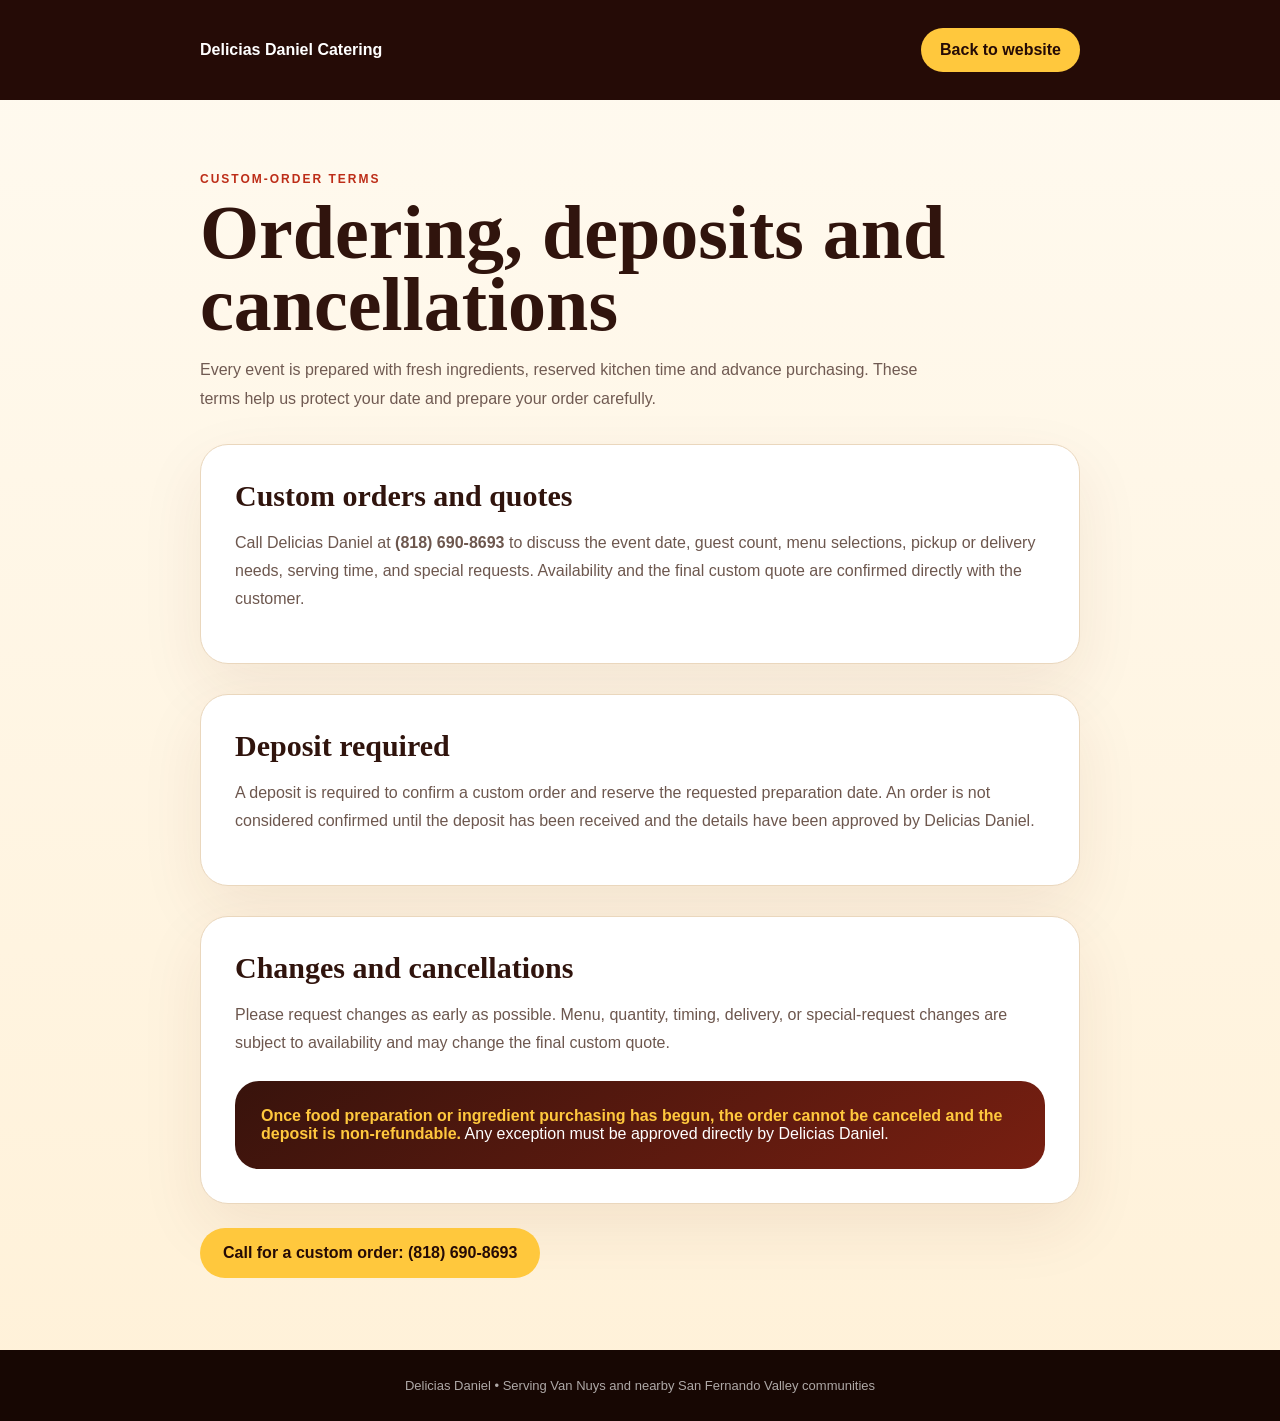
<file: ordering-policy.html>
<!doctype html>
<html lang="en">
<head>
  <meta charset="utf-8">
  <meta name="viewport" content="width=device-width,initial-scale=1">
  <title>Ordering Policy | Delicias Daniel Catering</title>
  <meta name="description" content="Review the custom-order, deposit, changes and cancellation policy for Delicias Daniel Catering in Van Nuys and the San Fernando Valley.">
  <link rel="canonical" href="https://deliciasdaniel.com/ordering-policy.html">
  <style>
    :root{--dark:#250b06;--red:#bd2d18;--gold:#ffc83d;--cream:#fff7e8;--ink:#30140d}
    *{box-sizing:border-box}body{margin:0;background:linear-gradient(180deg,#fffaf0,#fff1d8);color:var(--ink);font-family:Arial,sans-serif}.wrap{width:min(880px,calc(100% - 36px));margin:auto}header{padding:28px 0;background:var(--dark);color:white}header .wrap{display:flex;align-items:center;justify-content:space-between;gap:20px}header a{color:var(--dark);background:var(--gold);padding:13px 19px;border-radius:999px;font-weight:900;text-decoration:none}main{padding:72px 0}.eyebrow{color:var(--red);font-size:12px;font-weight:900;letter-spacing:2px;text-transform:uppercase}h1{margin:10px 0 16px;font-family:Georgia,serif;font-size:clamp(44px,8vw,76px);line-height:.95}.lead{max-width:720px;color:#705a52;line-height:1.8}.card{margin-top:30px;padding:34px;background:#fff;border:1px solid #ead7bd;border-radius:28px;box-shadow:0 24px 65px #6b2c1014}.card h2{font-family:Georgia,serif;font-size:30px;margin:0 0 12px}.card p{color:#6d574e;line-height:1.75}.notice{margin-top:24px;padding:26px;color:white;background:linear-gradient(145deg,#38130c,#781f11);border-radius:24px}.notice strong{color:var(--gold)}.cta{display:inline-flex;margin-top:24px;padding:16px 23px;border-radius:999px;background:var(--gold);color:var(--dark);font-weight:900;text-decoration:none}footer{padding:28px 0;color:#ffffffa6;background:#170703;text-align:center;font-size:13px}
  </style>
</head>
<body>
<header><div class="wrap"><strong>Delicias Daniel Catering</strong><a href="/">Back to website</a></div></header>
<main><div class="wrap">
  <div class="eyebrow">Custom-order terms</div>
  <h1>Ordering, deposits and cancellations</h1>
  <p class="lead">Every event is prepared with fresh ingredients, reserved kitchen time and advance purchasing. These terms help us protect your date and prepare your order carefully.</p>

  <section class="card">
    <h2>Custom orders and quotes</h2>
    <p>Call Delicias Daniel at <strong>(818) 690-8693</strong> to discuss the event date, guest count, menu selections, pickup or delivery needs, serving time, and special requests. Availability and the final custom quote are confirmed directly with the customer.</p>
  </section>

  <section class="card">
    <h2>Deposit required</h2>
    <p>A deposit is required to confirm a custom order and reserve the requested preparation date. An order is not considered confirmed until the deposit has been received and the details have been approved by Delicias Daniel.</p>
  </section>

  <section class="card">
    <h2>Changes and cancellations</h2>
    <p>Please request changes as early as possible. Menu, quantity, timing, delivery, or special-request changes are subject to availability and may change the final custom quote.</p>
    <div class="notice"><strong>Once food preparation or ingredient purchasing has begun, the order cannot be canceled and the deposit is non-refundable.</strong> Any exception must be approved directly by Delicias Daniel.</div>
  </section>

  <a class="cta" href="tel:+18186908693">Call for a custom order: (818) 690-8693</a>
</div></main>
<footer>Delicias Daniel • Serving Van Nuys and nearby San Fernando Valley communities</footer>
</body>
</html>
</file>
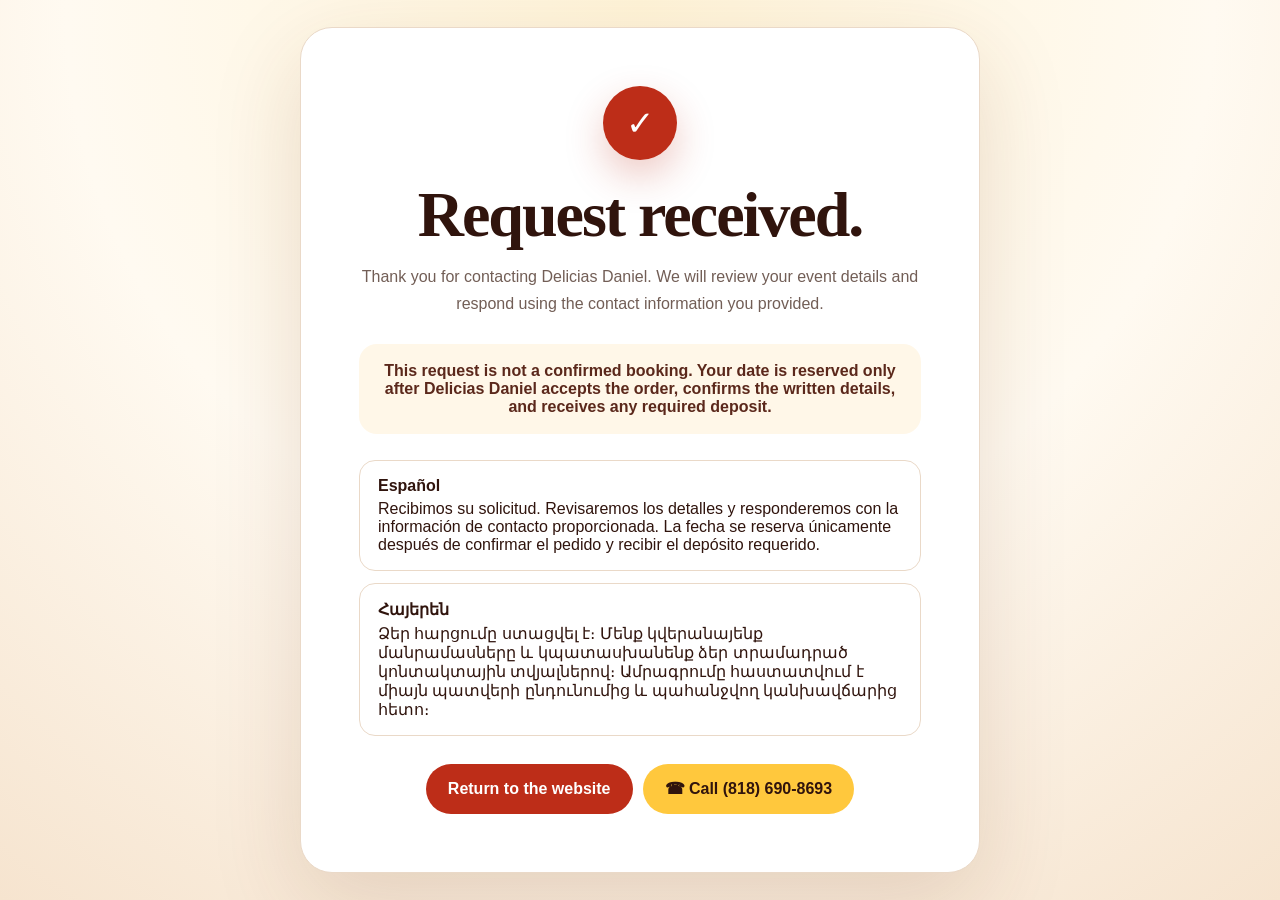
<file: thank-you.html>
<!doctype html>
<html lang="en">
<head>
  <meta charset="utf-8">
  <meta name="viewport" content="width=device-width,initial-scale=1">
  <meta name="robots" content="noindex">
  <meta name="theme-color" content="#250b06">
  <title>Request Received | Delicias Daniel</title>
  <style>
    :root{--red:#bd2d18;--dark:#250b06;--gold:#ffc83d;--cream:#fff7e8;--ink:#30140d}
    *{box-sizing:border-box}body{min-height:100vh;margin:0;display:grid;place-items:center;padding:24px;color:var(--ink);background:radial-gradient(circle at top,#fff4d8,#fffaf1 52%,#f6e4cf);font-family:Arial,sans-serif}
    main{width:min(680px,100%);padding:clamp(28px,6vw,58px);text-align:center;background:#fff;border:1px solid #ead9c8;border-radius:32px;box-shadow:0 30px 90px #6b2c1026}
    .check{display:grid;width:74px;height:74px;margin:0 auto 24px;place-items:center;color:#fff;background:var(--red);border-radius:50%;font-size:34px;box-shadow:0 16px 38px #bd2d1840}
    h1{margin:0;font:700 clamp(38px,8vw,64px)/.98 Georgia,serif;letter-spacing:-2px}p{color:#725e56;line-height:1.7}
    .notice{margin:26px 0;padding:18px;color:#5b281b;background:var(--cream);border-radius:18px;font-weight:700}
    .translations{display:grid;gap:12px;margin:26px 0;text-align:left}.translations div{padding:16px 18px;border:1px solid #ead9c8;border-radius:16px}.translations strong{display:block;margin-bottom:5px}
    .actions{display:flex;flex-wrap:wrap;justify-content:center;gap:10px;margin-top:28px}.btn{display:inline-flex;min-height:50px;align-items:center;justify-content:center;padding:0 22px;color:#fff;background:var(--red);border-radius:999px;text-decoration:none;font-weight:900}.btn.alt{color:var(--ink);background:var(--gold)}
  </style>
</head>
<body>
  <main>
    <div class="check" aria-hidden="true">✓</div>
    <h1>Request received.</h1>
    <p>Thank you for contacting Delicias Daniel. We will review your event details and respond using the contact information you provided.</p>
    <div class="notice">This request is not a confirmed booking. Your date is reserved only after Delicias Daniel accepts the order, confirms the written details, and receives any required deposit.</div>
    <div class="translations">
      <div><strong>Español</strong>Recibimos su solicitud. Revisaremos los detalles y responderemos con la información de contacto proporcionada. La fecha se reserva únicamente después de confirmar el pedido y recibir el depósito requerido.</div>
      <div><strong>Հայերեն</strong>Ձեր հարցումը ստացվել է։ Մենք կվերանայենք մանրամասները և կպատասխանենք ձեր տրամադրած կոնտակտային տվյալներով։ Ամրագրումը հաստատվում է միայն պատվերի ընդունումից և պահանջվող կանխավճարից հետո։</div>
    </div>
    <div class="actions">
      <a class="btn" href="/">Return to the website</a>
      <a class="btn alt" href="tel:+18186908693">☎ Call (818) 690-8693</a>
    </div>
  </main>
</body>
</html>
</file>
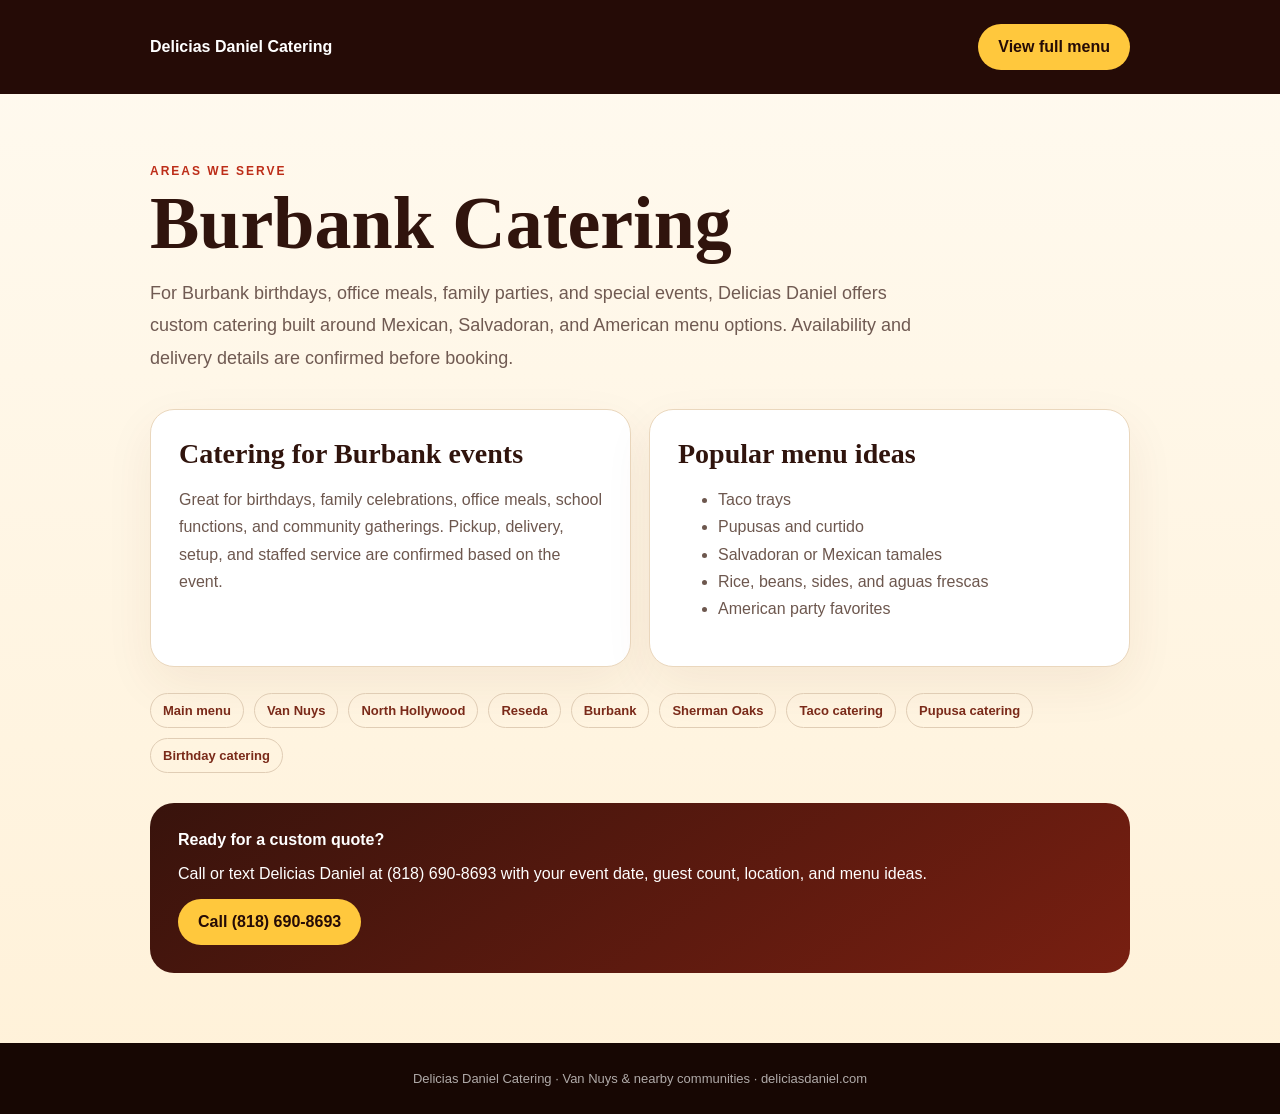
<file: areas/burbank-catering.html>
<!doctype html><html lang="en"><head><meta charset="utf-8"><meta name="viewport" content="width=device-width,initial-scale=1"><title>Burbank Catering | Delicias Daniel Catering</title><meta name="description" content="Custom Mexican, Salvadoran, and American catering for Burbank events. Call Delicias Daniel at (818) 690-8693 for a quote."><link rel="canonical" href="https://deliciasdaniel.com/areas/burbank-catering.html"><style>
:root{--dark:#250b06;--red:#bd2d18;--gold:#ffc83d;--cream:#fff7e8;--ink:#30140d}
*{box-sizing:border-box}body{margin:0;background:linear-gradient(180deg,#fffaf0,#fff1d8);color:var(--ink);font-family:Arial,sans-serif}.wrap{width:min(980px,calc(100% - 36px));margin:auto}header{padding:24px 0;background:var(--dark);color:white}header .wrap{display:flex;justify-content:space-between;align-items:center;gap:20px}header a,.cta{display:inline-flex;align-items:center;justify-content:center;padding:14px 20px;border-radius:999px;background:var(--gold);color:var(--dark);font-weight:900;text-decoration:none}main{padding:70px 0}.eyebrow{color:var(--red);font-size:12px;font-weight:900;letter-spacing:2px;text-transform:uppercase}h1{margin:10px 0 18px;font-family:Georgia,serif;font-size:clamp(42px,8vw,74px);line-height:.96}.lead{max-width:780px;color:#705a52;line-height:1.8;font-size:18px}.grid{display:grid;grid-template-columns:repeat(2,1fr);gap:18px;margin-top:35px}.card{padding:28px;background:white;border:1px solid #ead7bd;border-radius:24px;box-shadow:0 18px 50px #6b2c1011}.card h2{margin:0 0 10px;font-family:Georgia,serif;font-size:28px}.card p,.card li{color:#6d574e;line-height:1.7}.links{display:flex;flex-wrap:wrap;gap:10px;margin-top:26px}.links a{padding:9px 12px;border:1px solid #e0cdb5;border-radius:999px;color:#7a2a19;text-decoration:none;font-weight:800;font-size:13px}.notice{margin-top:30px;padding:28px;border-radius:24px;color:white;background:linear-gradient(145deg,#38130c,#781f11)}footer{padding:28px 0;color:#ffffffa8;background:#170703;text-align:center;font-size:13px}@media(max-width:700px){.grid{grid-template-columns:1fr}header .wrap{align-items:flex-start;flex-direction:column}}
</style></head><body><header><div class="wrap"><strong>Delicias Daniel Catering</strong><a href="/">View full menu</a></div></header><main><div class="wrap"><div class="eyebrow">Areas we serve</div><h1>Burbank Catering</h1><p class="lead">For Burbank birthdays, office meals, family parties, and special events, Delicias Daniel offers custom catering built around Mexican, Salvadoran, and American menu options. Availability and delivery details are confirmed before booking.</p><div class="grid"><section class="card"><h2>Catering for Burbank events</h2><p>Great for birthdays, family celebrations, office meals, school functions, and community gatherings. Pickup, delivery, setup, and staffed service are confirmed based on the event.</p></section><section class="card"><h2>Popular menu ideas</h2><ul><li>Taco trays</li><li>Pupusas and curtido</li><li>Salvadoran or Mexican tamales</li><li>Rice, beans, sides, and aguas frescas</li><li>American party favorites</li></ul></section></div><div class="links"><a href="/">Main menu</a><a href="/areas/van-nuys-catering.html">Van Nuys</a><a href="/areas/north-hollywood-catering.html">North Hollywood</a><a href="/areas/reseda-catering.html">Reseda</a><a href="/areas/burbank-catering.html">Burbank</a><a href="/areas/sherman-oaks-catering.html">Sherman Oaks</a><a href="/services/taco-catering.html">Taco catering</a><a href="/services/pupusa-catering.html">Pupusa catering</a><a href="/services/birthday-catering.html">Birthday catering</a></div><div class="notice"><strong>Ready for a custom quote?</strong><p>Call or text Delicias Daniel at (818) 690-8693 with your event date, guest count, location, and menu ideas.</p><a class="cta" href="tel:+18186908693">Call (818) 690-8693</a></div></div></main><footer>Delicias Daniel Catering · Van Nuys & nearby communities · deliciasdaniel.com</footer></body></html>
</file>
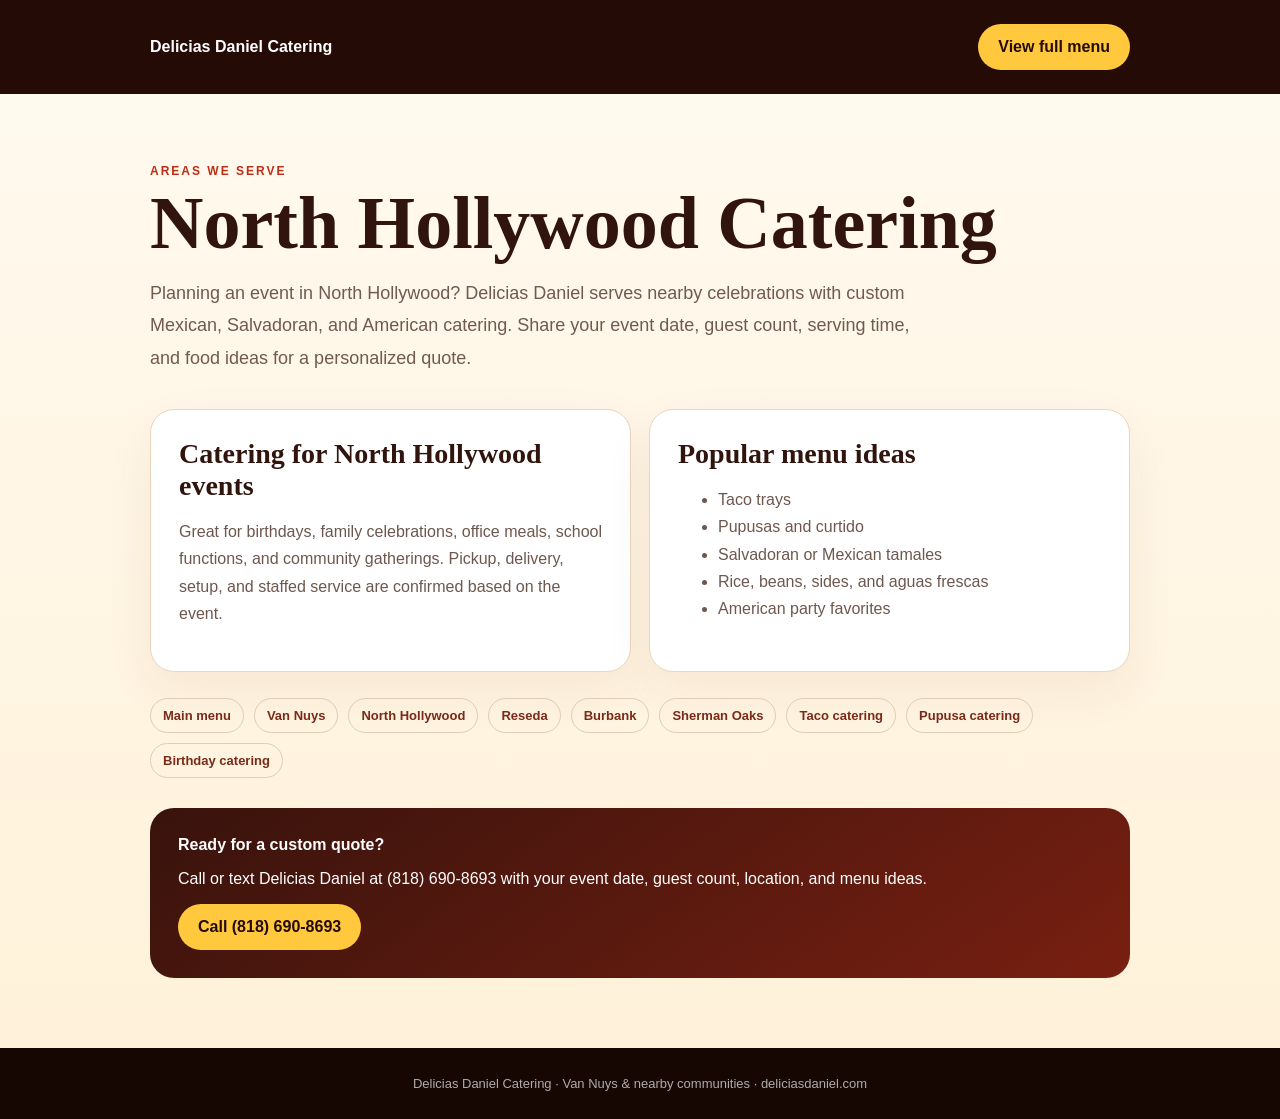
<file: areas/north-hollywood-catering.html>
<!doctype html><html lang="en"><head><meta charset="utf-8"><meta name="viewport" content="width=device-width,initial-scale=1"><title>North Hollywood Catering | Delicias Daniel Catering</title><meta name="description" content="Custom Mexican, Salvadoran, and American catering for North Hollywood events. Call Delicias Daniel at (818) 690-8693 for a quote."><link rel="canonical" href="https://deliciasdaniel.com/areas/north-hollywood-catering.html"><style>
:root{--dark:#250b06;--red:#bd2d18;--gold:#ffc83d;--cream:#fff7e8;--ink:#30140d}
*{box-sizing:border-box}body{margin:0;background:linear-gradient(180deg,#fffaf0,#fff1d8);color:var(--ink);font-family:Arial,sans-serif}.wrap{width:min(980px,calc(100% - 36px));margin:auto}header{padding:24px 0;background:var(--dark);color:white}header .wrap{display:flex;justify-content:space-between;align-items:center;gap:20px}header a,.cta{display:inline-flex;align-items:center;justify-content:center;padding:14px 20px;border-radius:999px;background:var(--gold);color:var(--dark);font-weight:900;text-decoration:none}main{padding:70px 0}.eyebrow{color:var(--red);font-size:12px;font-weight:900;letter-spacing:2px;text-transform:uppercase}h1{margin:10px 0 18px;font-family:Georgia,serif;font-size:clamp(42px,8vw,74px);line-height:.96}.lead{max-width:780px;color:#705a52;line-height:1.8;font-size:18px}.grid{display:grid;grid-template-columns:repeat(2,1fr);gap:18px;margin-top:35px}.card{padding:28px;background:white;border:1px solid #ead7bd;border-radius:24px;box-shadow:0 18px 50px #6b2c1011}.card h2{margin:0 0 10px;font-family:Georgia,serif;font-size:28px}.card p,.card li{color:#6d574e;line-height:1.7}.links{display:flex;flex-wrap:wrap;gap:10px;margin-top:26px}.links a{padding:9px 12px;border:1px solid #e0cdb5;border-radius:999px;color:#7a2a19;text-decoration:none;font-weight:800;font-size:13px}.notice{margin-top:30px;padding:28px;border-radius:24px;color:white;background:linear-gradient(145deg,#38130c,#781f11)}footer{padding:28px 0;color:#ffffffa8;background:#170703;text-align:center;font-size:13px}@media(max-width:700px){.grid{grid-template-columns:1fr}header .wrap{align-items:flex-start;flex-direction:column}}
</style></head><body><header><div class="wrap"><strong>Delicias Daniel Catering</strong><a href="/">View full menu</a></div></header><main><div class="wrap"><div class="eyebrow">Areas we serve</div><h1>North Hollywood Catering</h1><p class="lead">Planning an event in North Hollywood? Delicias Daniel serves nearby celebrations with custom Mexican, Salvadoran, and American catering. Share your event date, guest count, serving time, and food ideas for a personalized quote.</p><div class="grid"><section class="card"><h2>Catering for North Hollywood events</h2><p>Great for birthdays, family celebrations, office meals, school functions, and community gatherings. Pickup, delivery, setup, and staffed service are confirmed based on the event.</p></section><section class="card"><h2>Popular menu ideas</h2><ul><li>Taco trays</li><li>Pupusas and curtido</li><li>Salvadoran or Mexican tamales</li><li>Rice, beans, sides, and aguas frescas</li><li>American party favorites</li></ul></section></div><div class="links"><a href="/">Main menu</a><a href="/areas/van-nuys-catering.html">Van Nuys</a><a href="/areas/north-hollywood-catering.html">North Hollywood</a><a href="/areas/reseda-catering.html">Reseda</a><a href="/areas/burbank-catering.html">Burbank</a><a href="/areas/sherman-oaks-catering.html">Sherman Oaks</a><a href="/services/taco-catering.html">Taco catering</a><a href="/services/pupusa-catering.html">Pupusa catering</a><a href="/services/birthday-catering.html">Birthday catering</a></div><div class="notice"><strong>Ready for a custom quote?</strong><p>Call or text Delicias Daniel at (818) 690-8693 with your event date, guest count, location, and menu ideas.</p><a class="cta" href="tel:+18186908693">Call (818) 690-8693</a></div></div></main><footer>Delicias Daniel Catering · Van Nuys & nearby communities · deliciasdaniel.com</footer></body></html>
</file>
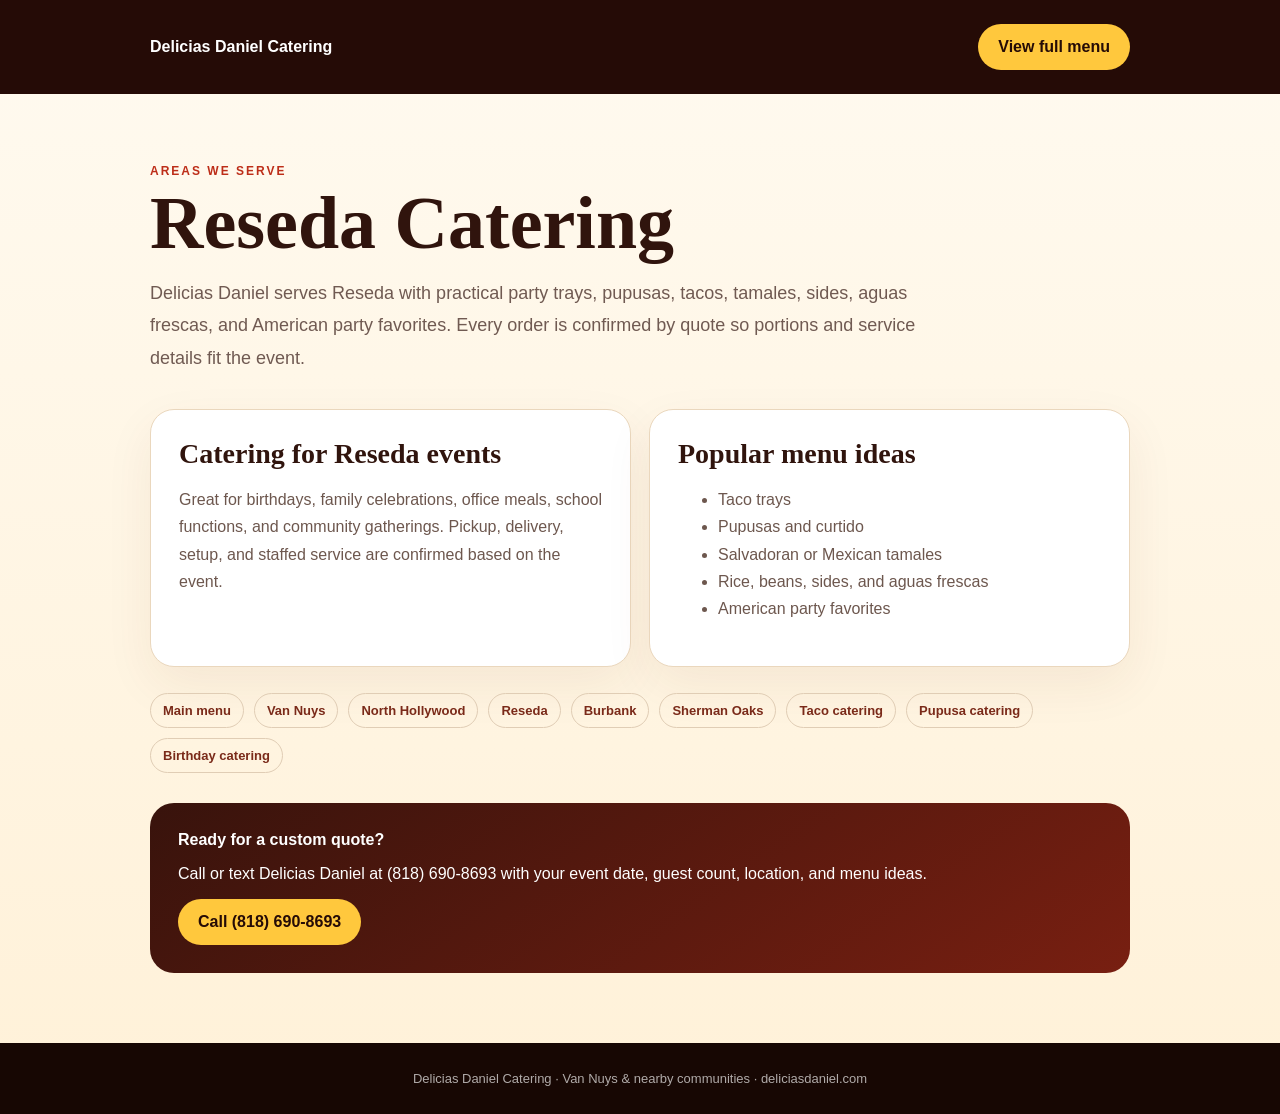
<file: areas/reseda-catering.html>
<!doctype html><html lang="en"><head><meta charset="utf-8"><meta name="viewport" content="width=device-width,initial-scale=1"><title>Reseda Catering | Delicias Daniel Catering</title><meta name="description" content="Custom Mexican, Salvadoran, and American catering for Reseda events. Call Delicias Daniel at (818) 690-8693 for a quote."><link rel="canonical" href="https://deliciasdaniel.com/areas/reseda-catering.html"><style>
:root{--dark:#250b06;--red:#bd2d18;--gold:#ffc83d;--cream:#fff7e8;--ink:#30140d}
*{box-sizing:border-box}body{margin:0;background:linear-gradient(180deg,#fffaf0,#fff1d8);color:var(--ink);font-family:Arial,sans-serif}.wrap{width:min(980px,calc(100% - 36px));margin:auto}header{padding:24px 0;background:var(--dark);color:white}header .wrap{display:flex;justify-content:space-between;align-items:center;gap:20px}header a,.cta{display:inline-flex;align-items:center;justify-content:center;padding:14px 20px;border-radius:999px;background:var(--gold);color:var(--dark);font-weight:900;text-decoration:none}main{padding:70px 0}.eyebrow{color:var(--red);font-size:12px;font-weight:900;letter-spacing:2px;text-transform:uppercase}h1{margin:10px 0 18px;font-family:Georgia,serif;font-size:clamp(42px,8vw,74px);line-height:.96}.lead{max-width:780px;color:#705a52;line-height:1.8;font-size:18px}.grid{display:grid;grid-template-columns:repeat(2,1fr);gap:18px;margin-top:35px}.card{padding:28px;background:white;border:1px solid #ead7bd;border-radius:24px;box-shadow:0 18px 50px #6b2c1011}.card h2{margin:0 0 10px;font-family:Georgia,serif;font-size:28px}.card p,.card li{color:#6d574e;line-height:1.7}.links{display:flex;flex-wrap:wrap;gap:10px;margin-top:26px}.links a{padding:9px 12px;border:1px solid #e0cdb5;border-radius:999px;color:#7a2a19;text-decoration:none;font-weight:800;font-size:13px}.notice{margin-top:30px;padding:28px;border-radius:24px;color:white;background:linear-gradient(145deg,#38130c,#781f11)}footer{padding:28px 0;color:#ffffffa8;background:#170703;text-align:center;font-size:13px}@media(max-width:700px){.grid{grid-template-columns:1fr}header .wrap{align-items:flex-start;flex-direction:column}}
</style></head><body><header><div class="wrap"><strong>Delicias Daniel Catering</strong><a href="/">View full menu</a></div></header><main><div class="wrap"><div class="eyebrow">Areas we serve</div><h1>Reseda Catering</h1><p class="lead">Delicias Daniel serves Reseda with practical party trays, pupusas, tacos, tamales, sides, aguas frescas, and American party favorites. Every order is confirmed by quote so portions and service details fit the event.</p><div class="grid"><section class="card"><h2>Catering for Reseda events</h2><p>Great for birthdays, family celebrations, office meals, school functions, and community gatherings. Pickup, delivery, setup, and staffed service are confirmed based on the event.</p></section><section class="card"><h2>Popular menu ideas</h2><ul><li>Taco trays</li><li>Pupusas and curtido</li><li>Salvadoran or Mexican tamales</li><li>Rice, beans, sides, and aguas frescas</li><li>American party favorites</li></ul></section></div><div class="links"><a href="/">Main menu</a><a href="/areas/van-nuys-catering.html">Van Nuys</a><a href="/areas/north-hollywood-catering.html">North Hollywood</a><a href="/areas/reseda-catering.html">Reseda</a><a href="/areas/burbank-catering.html">Burbank</a><a href="/areas/sherman-oaks-catering.html">Sherman Oaks</a><a href="/services/taco-catering.html">Taco catering</a><a href="/services/pupusa-catering.html">Pupusa catering</a><a href="/services/birthday-catering.html">Birthday catering</a></div><div class="notice"><strong>Ready for a custom quote?</strong><p>Call or text Delicias Daniel at (818) 690-8693 with your event date, guest count, location, and menu ideas.</p><a class="cta" href="tel:+18186908693">Call (818) 690-8693</a></div></div></main><footer>Delicias Daniel Catering · Van Nuys & nearby communities · deliciasdaniel.com</footer></body></html>
</file>
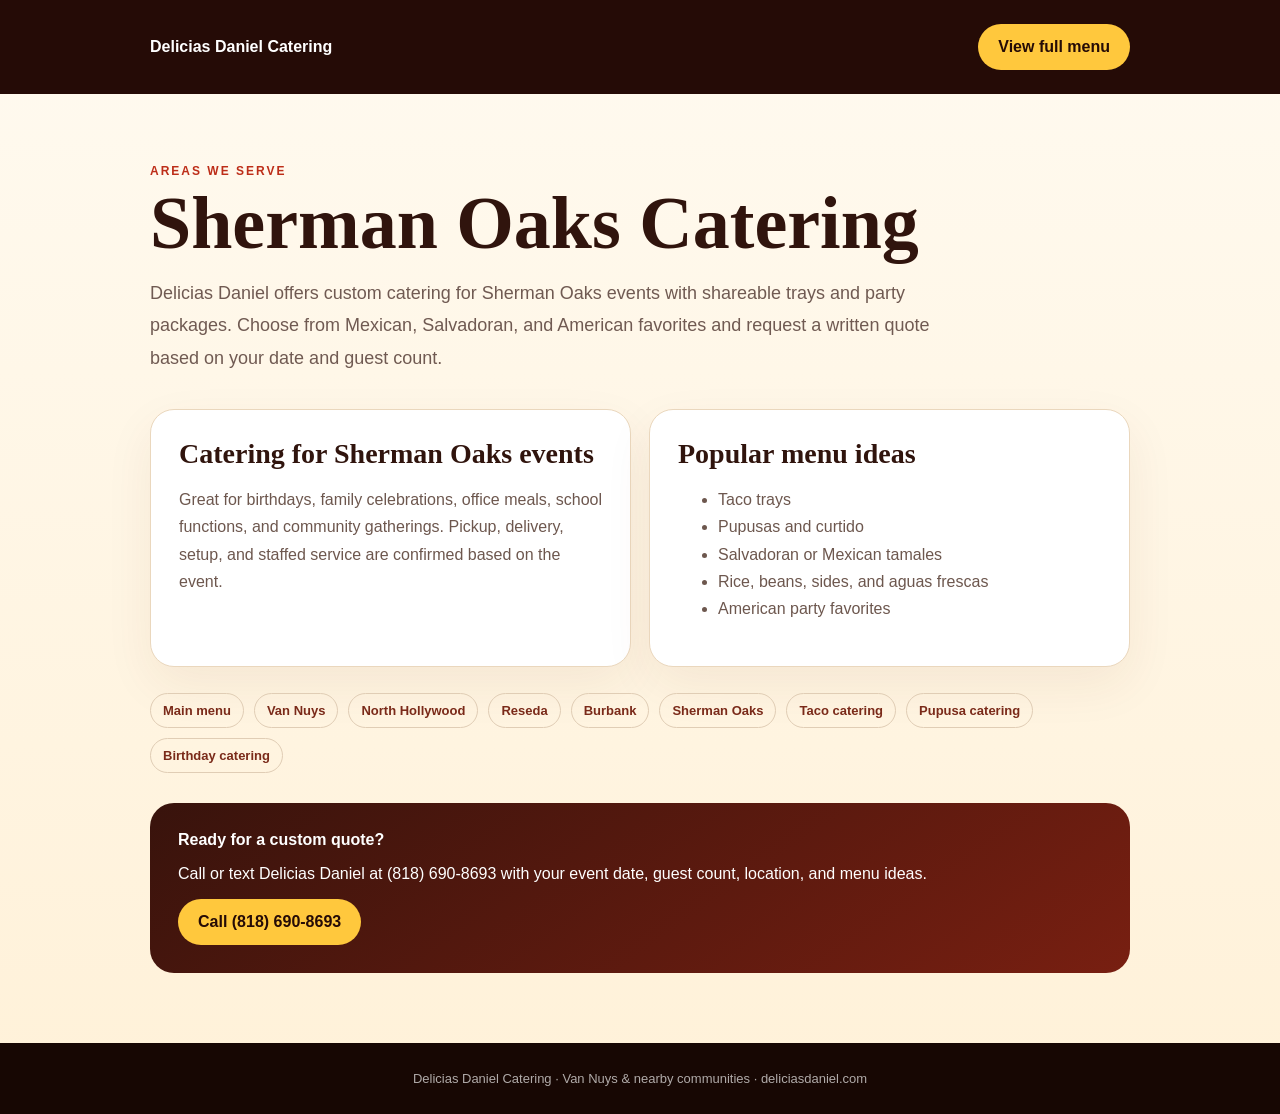
<file: areas/sherman-oaks-catering.html>
<!doctype html><html lang="en"><head><meta charset="utf-8"><meta name="viewport" content="width=device-width,initial-scale=1"><title>Sherman Oaks Catering | Delicias Daniel Catering</title><meta name="description" content="Custom Mexican, Salvadoran, and American catering for Sherman Oaks events. Call Delicias Daniel at (818) 690-8693 for a quote."><link rel="canonical" href="https://deliciasdaniel.com/areas/sherman-oaks-catering.html"><style>
:root{--dark:#250b06;--red:#bd2d18;--gold:#ffc83d;--cream:#fff7e8;--ink:#30140d}
*{box-sizing:border-box}body{margin:0;background:linear-gradient(180deg,#fffaf0,#fff1d8);color:var(--ink);font-family:Arial,sans-serif}.wrap{width:min(980px,calc(100% - 36px));margin:auto}header{padding:24px 0;background:var(--dark);color:white}header .wrap{display:flex;justify-content:space-between;align-items:center;gap:20px}header a,.cta{display:inline-flex;align-items:center;justify-content:center;padding:14px 20px;border-radius:999px;background:var(--gold);color:var(--dark);font-weight:900;text-decoration:none}main{padding:70px 0}.eyebrow{color:var(--red);font-size:12px;font-weight:900;letter-spacing:2px;text-transform:uppercase}h1{margin:10px 0 18px;font-family:Georgia,serif;font-size:clamp(42px,8vw,74px);line-height:.96}.lead{max-width:780px;color:#705a52;line-height:1.8;font-size:18px}.grid{display:grid;grid-template-columns:repeat(2,1fr);gap:18px;margin-top:35px}.card{padding:28px;background:white;border:1px solid #ead7bd;border-radius:24px;box-shadow:0 18px 50px #6b2c1011}.card h2{margin:0 0 10px;font-family:Georgia,serif;font-size:28px}.card p,.card li{color:#6d574e;line-height:1.7}.links{display:flex;flex-wrap:wrap;gap:10px;margin-top:26px}.links a{padding:9px 12px;border:1px solid #e0cdb5;border-radius:999px;color:#7a2a19;text-decoration:none;font-weight:800;font-size:13px}.notice{margin-top:30px;padding:28px;border-radius:24px;color:white;background:linear-gradient(145deg,#38130c,#781f11)}footer{padding:28px 0;color:#ffffffa8;background:#170703;text-align:center;font-size:13px}@media(max-width:700px){.grid{grid-template-columns:1fr}header .wrap{align-items:flex-start;flex-direction:column}}
</style></head><body><header><div class="wrap"><strong>Delicias Daniel Catering</strong><a href="/">View full menu</a></div></header><main><div class="wrap"><div class="eyebrow">Areas we serve</div><h1>Sherman Oaks Catering</h1><p class="lead">Delicias Daniel offers custom catering for Sherman Oaks events with shareable trays and party packages. Choose from Mexican, Salvadoran, and American favorites and request a written quote based on your date and guest count.</p><div class="grid"><section class="card"><h2>Catering for Sherman Oaks events</h2><p>Great for birthdays, family celebrations, office meals, school functions, and community gatherings. Pickup, delivery, setup, and staffed service are confirmed based on the event.</p></section><section class="card"><h2>Popular menu ideas</h2><ul><li>Taco trays</li><li>Pupusas and curtido</li><li>Salvadoran or Mexican tamales</li><li>Rice, beans, sides, and aguas frescas</li><li>American party favorites</li></ul></section></div><div class="links"><a href="/">Main menu</a><a href="/areas/van-nuys-catering.html">Van Nuys</a><a href="/areas/north-hollywood-catering.html">North Hollywood</a><a href="/areas/reseda-catering.html">Reseda</a><a href="/areas/burbank-catering.html">Burbank</a><a href="/areas/sherman-oaks-catering.html">Sherman Oaks</a><a href="/services/taco-catering.html">Taco catering</a><a href="/services/pupusa-catering.html">Pupusa catering</a><a href="/services/birthday-catering.html">Birthday catering</a></div><div class="notice"><strong>Ready for a custom quote?</strong><p>Call or text Delicias Daniel at (818) 690-8693 with your event date, guest count, location, and menu ideas.</p><a class="cta" href="tel:+18186908693">Call (818) 690-8693</a></div></div></main><footer>Delicias Daniel Catering · Van Nuys & nearby communities · deliciasdaniel.com</footer></body></html>
</file>
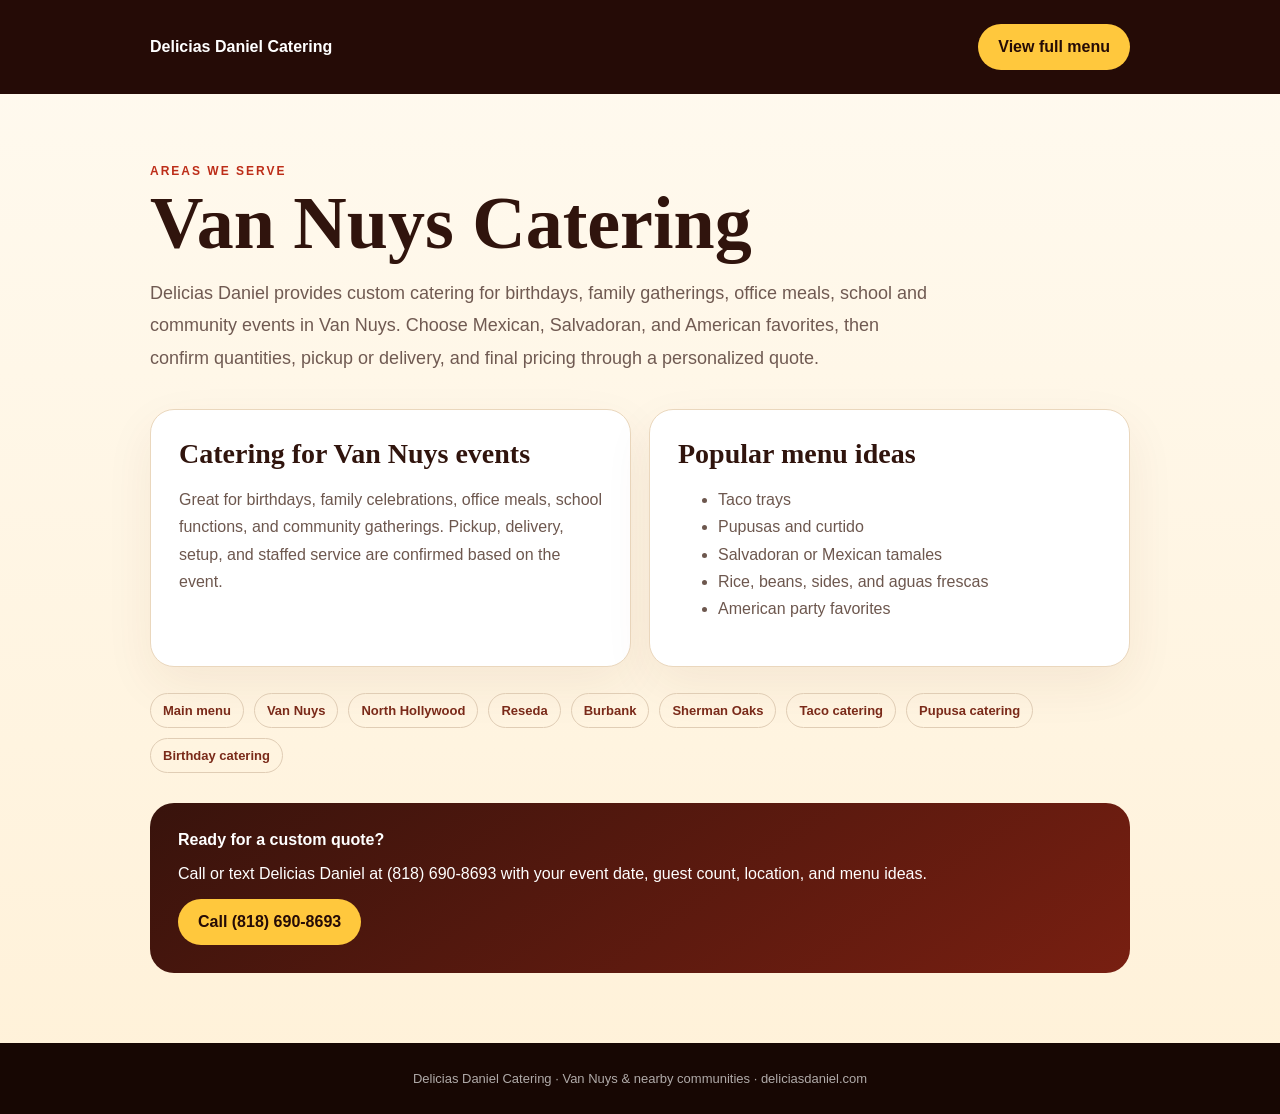
<file: areas/van-nuys-catering.html>
<!doctype html><html lang="en"><head><meta charset="utf-8"><meta name="viewport" content="width=device-width,initial-scale=1"><title>Van Nuys Catering | Delicias Daniel Catering</title><meta name="description" content="Custom Mexican, Salvadoran, and American catering for Van Nuys events. Call Delicias Daniel at (818) 690-8693 for a quote."><link rel="canonical" href="https://deliciasdaniel.com/areas/van-nuys-catering.html"><style>
:root{--dark:#250b06;--red:#bd2d18;--gold:#ffc83d;--cream:#fff7e8;--ink:#30140d}
*{box-sizing:border-box}body{margin:0;background:linear-gradient(180deg,#fffaf0,#fff1d8);color:var(--ink);font-family:Arial,sans-serif}.wrap{width:min(980px,calc(100% - 36px));margin:auto}header{padding:24px 0;background:var(--dark);color:white}header .wrap{display:flex;justify-content:space-between;align-items:center;gap:20px}header a,.cta{display:inline-flex;align-items:center;justify-content:center;padding:14px 20px;border-radius:999px;background:var(--gold);color:var(--dark);font-weight:900;text-decoration:none}main{padding:70px 0}.eyebrow{color:var(--red);font-size:12px;font-weight:900;letter-spacing:2px;text-transform:uppercase}h1{margin:10px 0 18px;font-family:Georgia,serif;font-size:clamp(42px,8vw,74px);line-height:.96}.lead{max-width:780px;color:#705a52;line-height:1.8;font-size:18px}.grid{display:grid;grid-template-columns:repeat(2,1fr);gap:18px;margin-top:35px}.card{padding:28px;background:white;border:1px solid #ead7bd;border-radius:24px;box-shadow:0 18px 50px #6b2c1011}.card h2{margin:0 0 10px;font-family:Georgia,serif;font-size:28px}.card p,.card li{color:#6d574e;line-height:1.7}.links{display:flex;flex-wrap:wrap;gap:10px;margin-top:26px}.links a{padding:9px 12px;border:1px solid #e0cdb5;border-radius:999px;color:#7a2a19;text-decoration:none;font-weight:800;font-size:13px}.notice{margin-top:30px;padding:28px;border-radius:24px;color:white;background:linear-gradient(145deg,#38130c,#781f11)}footer{padding:28px 0;color:#ffffffa8;background:#170703;text-align:center;font-size:13px}@media(max-width:700px){.grid{grid-template-columns:1fr}header .wrap{align-items:flex-start;flex-direction:column}}
</style></head><body><header><div class="wrap"><strong>Delicias Daniel Catering</strong><a href="/">View full menu</a></div></header><main><div class="wrap"><div class="eyebrow">Areas we serve</div><h1>Van Nuys Catering</h1><p class="lead">Delicias Daniel provides custom catering for birthdays, family gatherings, office meals, school and community events in Van Nuys. Choose Mexican, Salvadoran, and American favorites, then confirm quantities, pickup or delivery, and final pricing through a personalized quote.</p><div class="grid"><section class="card"><h2>Catering for Van Nuys events</h2><p>Great for birthdays, family celebrations, office meals, school functions, and community gatherings. Pickup, delivery, setup, and staffed service are confirmed based on the event.</p></section><section class="card"><h2>Popular menu ideas</h2><ul><li>Taco trays</li><li>Pupusas and curtido</li><li>Salvadoran or Mexican tamales</li><li>Rice, beans, sides, and aguas frescas</li><li>American party favorites</li></ul></section></div><div class="links"><a href="/">Main menu</a><a href="/areas/van-nuys-catering.html">Van Nuys</a><a href="/areas/north-hollywood-catering.html">North Hollywood</a><a href="/areas/reseda-catering.html">Reseda</a><a href="/areas/burbank-catering.html">Burbank</a><a href="/areas/sherman-oaks-catering.html">Sherman Oaks</a><a href="/services/taco-catering.html">Taco catering</a><a href="/services/pupusa-catering.html">Pupusa catering</a><a href="/services/birthday-catering.html">Birthday catering</a></div><div class="notice"><strong>Ready for a custom quote?</strong><p>Call or text Delicias Daniel at (818) 690-8693 with your event date, guest count, location, and menu ideas.</p><a class="cta" href="tel:+18186908693">Call (818) 690-8693</a></div></div></main><footer>Delicias Daniel Catering · Van Nuys & nearby communities · deliciasdaniel.com</footer></body></html>
</file>
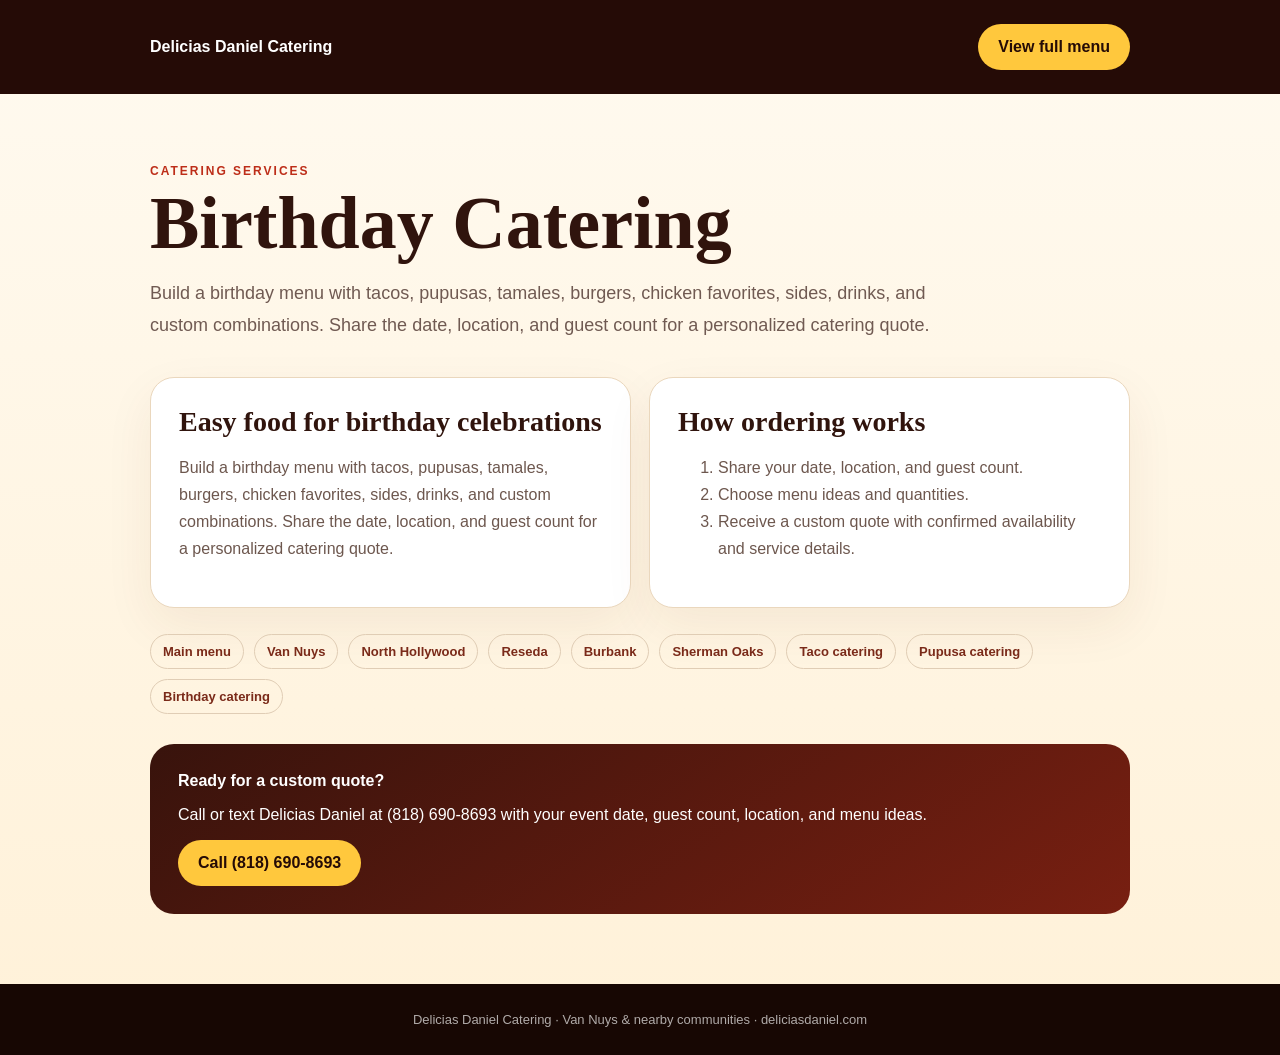
<file: services/birthday-catering.html>
<!doctype html><html lang="en"><head><meta charset="utf-8"><meta name="viewport" content="width=device-width,initial-scale=1"><title>Birthday Catering | Delicias Daniel Catering</title><meta name="description" content="Birthday Catering from Delicias Daniel Catering in Van Nuys and nearby communities. Call (818) 690-8693 for a custom event quote."><link rel="canonical" href="https://deliciasdaniel.com/services/birthday-catering.html"><style>
:root{--dark:#250b06;--red:#bd2d18;--gold:#ffc83d;--cream:#fff7e8;--ink:#30140d}
*{box-sizing:border-box}body{margin:0;background:linear-gradient(180deg,#fffaf0,#fff1d8);color:var(--ink);font-family:Arial,sans-serif}.wrap{width:min(980px,calc(100% - 36px));margin:auto}header{padding:24px 0;background:var(--dark);color:white}header .wrap{display:flex;justify-content:space-between;align-items:center;gap:20px}header a,.cta{display:inline-flex;align-items:center;justify-content:center;padding:14px 20px;border-radius:999px;background:var(--gold);color:var(--dark);font-weight:900;text-decoration:none}main{padding:70px 0}.eyebrow{color:var(--red);font-size:12px;font-weight:900;letter-spacing:2px;text-transform:uppercase}h1{margin:10px 0 18px;font-family:Georgia,serif;font-size:clamp(42px,8vw,74px);line-height:.96}.lead{max-width:780px;color:#705a52;line-height:1.8;font-size:18px}.grid{display:grid;grid-template-columns:repeat(2,1fr);gap:18px;margin-top:35px}.card{padding:28px;background:white;border:1px solid #ead7bd;border-radius:24px;box-shadow:0 18px 50px #6b2c1011}.card h2{margin:0 0 10px;font-family:Georgia,serif;font-size:28px}.card p,.card li{color:#6d574e;line-height:1.7}.links{display:flex;flex-wrap:wrap;gap:10px;margin-top:26px}.links a{padding:9px 12px;border:1px solid #e0cdb5;border-radius:999px;color:#7a2a19;text-decoration:none;font-weight:800;font-size:13px}.notice{margin-top:30px;padding:28px;border-radius:24px;color:white;background:linear-gradient(145deg,#38130c,#781f11)}footer{padding:28px 0;color:#ffffffa8;background:#170703;text-align:center;font-size:13px}@media(max-width:700px){.grid{grid-template-columns:1fr}header .wrap{align-items:flex-start;flex-direction:column}}
</style></head><body><header><div class="wrap"><strong>Delicias Daniel Catering</strong><a href="/">View full menu</a></div></header><main><div class="wrap"><div class="eyebrow">Catering services</div><h1>Birthday Catering</h1><p class="lead">Build a birthday menu with tacos, pupusas, tamales, burgers, chicken favorites, sides, drinks, and custom combinations. Share the date, location, and guest count for a personalized catering quote.</p><div class="grid"><section class="card"><h2>Easy food for birthday celebrations</h2><p>Build a birthday menu with tacos, pupusas, tamales, burgers, chicken favorites, sides, drinks, and custom combinations. Share the date, location, and guest count for a personalized catering quote.</p></section><section class="card"><h2>How ordering works</h2><ol><li>Share your date, location, and guest count.</li><li>Choose menu ideas and quantities.</li><li>Receive a custom quote with confirmed availability and service details.</li></ol></section></div><div class="links"><a href="/">Main menu</a><a href="/areas/van-nuys-catering.html">Van Nuys</a><a href="/areas/north-hollywood-catering.html">North Hollywood</a><a href="/areas/reseda-catering.html">Reseda</a><a href="/areas/burbank-catering.html">Burbank</a><a href="/areas/sherman-oaks-catering.html">Sherman Oaks</a><a href="/services/taco-catering.html">Taco catering</a><a href="/services/pupusa-catering.html">Pupusa catering</a><a href="/services/birthday-catering.html">Birthday catering</a></div><div class="notice"><strong>Ready for a custom quote?</strong><p>Call or text Delicias Daniel at (818) 690-8693 with your event date, guest count, location, and menu ideas.</p><a class="cta" href="tel:+18186908693">Call (818) 690-8693</a></div></div></main><footer>Delicias Daniel Catering · Van Nuys & nearby communities · deliciasdaniel.com</footer></body></html>
</file>
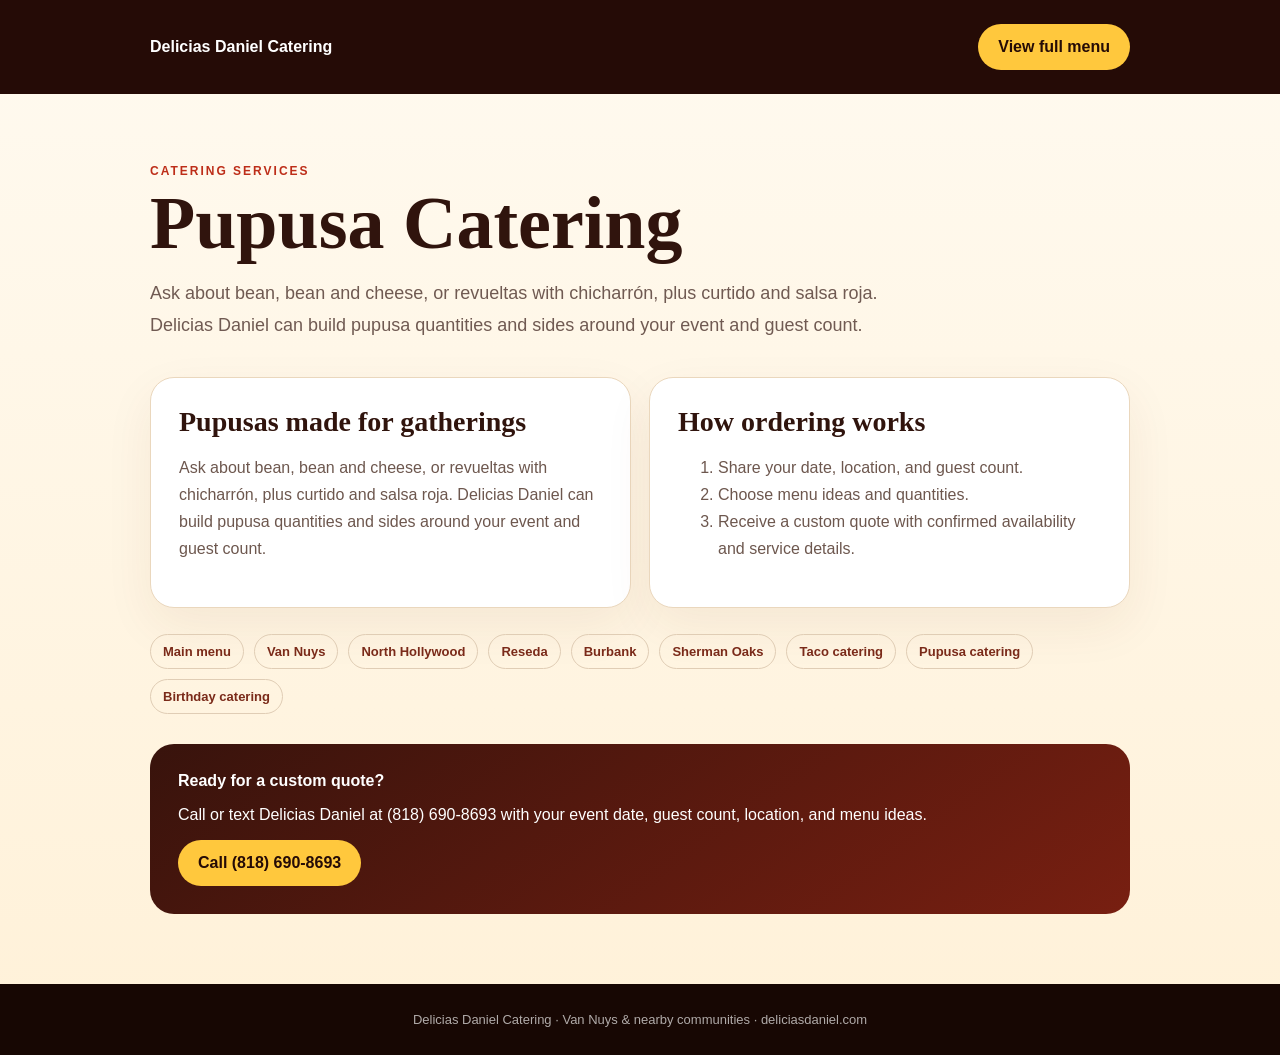
<file: services/pupusa-catering.html>
<!doctype html><html lang="en"><head><meta charset="utf-8"><meta name="viewport" content="width=device-width,initial-scale=1"><title>Pupusa Catering | Delicias Daniel Catering</title><meta name="description" content="Pupusa Catering from Delicias Daniel Catering in Van Nuys and nearby communities. Call (818) 690-8693 for a custom event quote."><link rel="canonical" href="https://deliciasdaniel.com/services/pupusa-catering.html"><style>
:root{--dark:#250b06;--red:#bd2d18;--gold:#ffc83d;--cream:#fff7e8;--ink:#30140d}
*{box-sizing:border-box}body{margin:0;background:linear-gradient(180deg,#fffaf0,#fff1d8);color:var(--ink);font-family:Arial,sans-serif}.wrap{width:min(980px,calc(100% - 36px));margin:auto}header{padding:24px 0;background:var(--dark);color:white}header .wrap{display:flex;justify-content:space-between;align-items:center;gap:20px}header a,.cta{display:inline-flex;align-items:center;justify-content:center;padding:14px 20px;border-radius:999px;background:var(--gold);color:var(--dark);font-weight:900;text-decoration:none}main{padding:70px 0}.eyebrow{color:var(--red);font-size:12px;font-weight:900;letter-spacing:2px;text-transform:uppercase}h1{margin:10px 0 18px;font-family:Georgia,serif;font-size:clamp(42px,8vw,74px);line-height:.96}.lead{max-width:780px;color:#705a52;line-height:1.8;font-size:18px}.grid{display:grid;grid-template-columns:repeat(2,1fr);gap:18px;margin-top:35px}.card{padding:28px;background:white;border:1px solid #ead7bd;border-radius:24px;box-shadow:0 18px 50px #6b2c1011}.card h2{margin:0 0 10px;font-family:Georgia,serif;font-size:28px}.card p,.card li{color:#6d574e;line-height:1.7}.links{display:flex;flex-wrap:wrap;gap:10px;margin-top:26px}.links a{padding:9px 12px;border:1px solid #e0cdb5;border-radius:999px;color:#7a2a19;text-decoration:none;font-weight:800;font-size:13px}.notice{margin-top:30px;padding:28px;border-radius:24px;color:white;background:linear-gradient(145deg,#38130c,#781f11)}footer{padding:28px 0;color:#ffffffa8;background:#170703;text-align:center;font-size:13px}@media(max-width:700px){.grid{grid-template-columns:1fr}header .wrap{align-items:flex-start;flex-direction:column}}
</style></head><body><header><div class="wrap"><strong>Delicias Daniel Catering</strong><a href="/">View full menu</a></div></header><main><div class="wrap"><div class="eyebrow">Catering services</div><h1>Pupusa Catering</h1><p class="lead">Ask about bean, bean and cheese, or revueltas with chicharrón, plus curtido and salsa roja. Delicias Daniel can build pupusa quantities and sides around your event and guest count.</p><div class="grid"><section class="card"><h2>Pupusas made for gatherings</h2><p>Ask about bean, bean and cheese, or revueltas with chicharrón, plus curtido and salsa roja. Delicias Daniel can build pupusa quantities and sides around your event and guest count.</p></section><section class="card"><h2>How ordering works</h2><ol><li>Share your date, location, and guest count.</li><li>Choose menu ideas and quantities.</li><li>Receive a custom quote with confirmed availability and service details.</li></ol></section></div><div class="links"><a href="/">Main menu</a><a href="/areas/van-nuys-catering.html">Van Nuys</a><a href="/areas/north-hollywood-catering.html">North Hollywood</a><a href="/areas/reseda-catering.html">Reseda</a><a href="/areas/burbank-catering.html">Burbank</a><a href="/areas/sherman-oaks-catering.html">Sherman Oaks</a><a href="/services/taco-catering.html">Taco catering</a><a href="/services/pupusa-catering.html">Pupusa catering</a><a href="/services/birthday-catering.html">Birthday catering</a></div><div class="notice"><strong>Ready for a custom quote?</strong><p>Call or text Delicias Daniel at (818) 690-8693 with your event date, guest count, location, and menu ideas.</p><a class="cta" href="tel:+18186908693">Call (818) 690-8693</a></div></div></main><footer>Delicias Daniel Catering · Van Nuys & nearby communities · deliciasdaniel.com</footer></body></html>
</file>
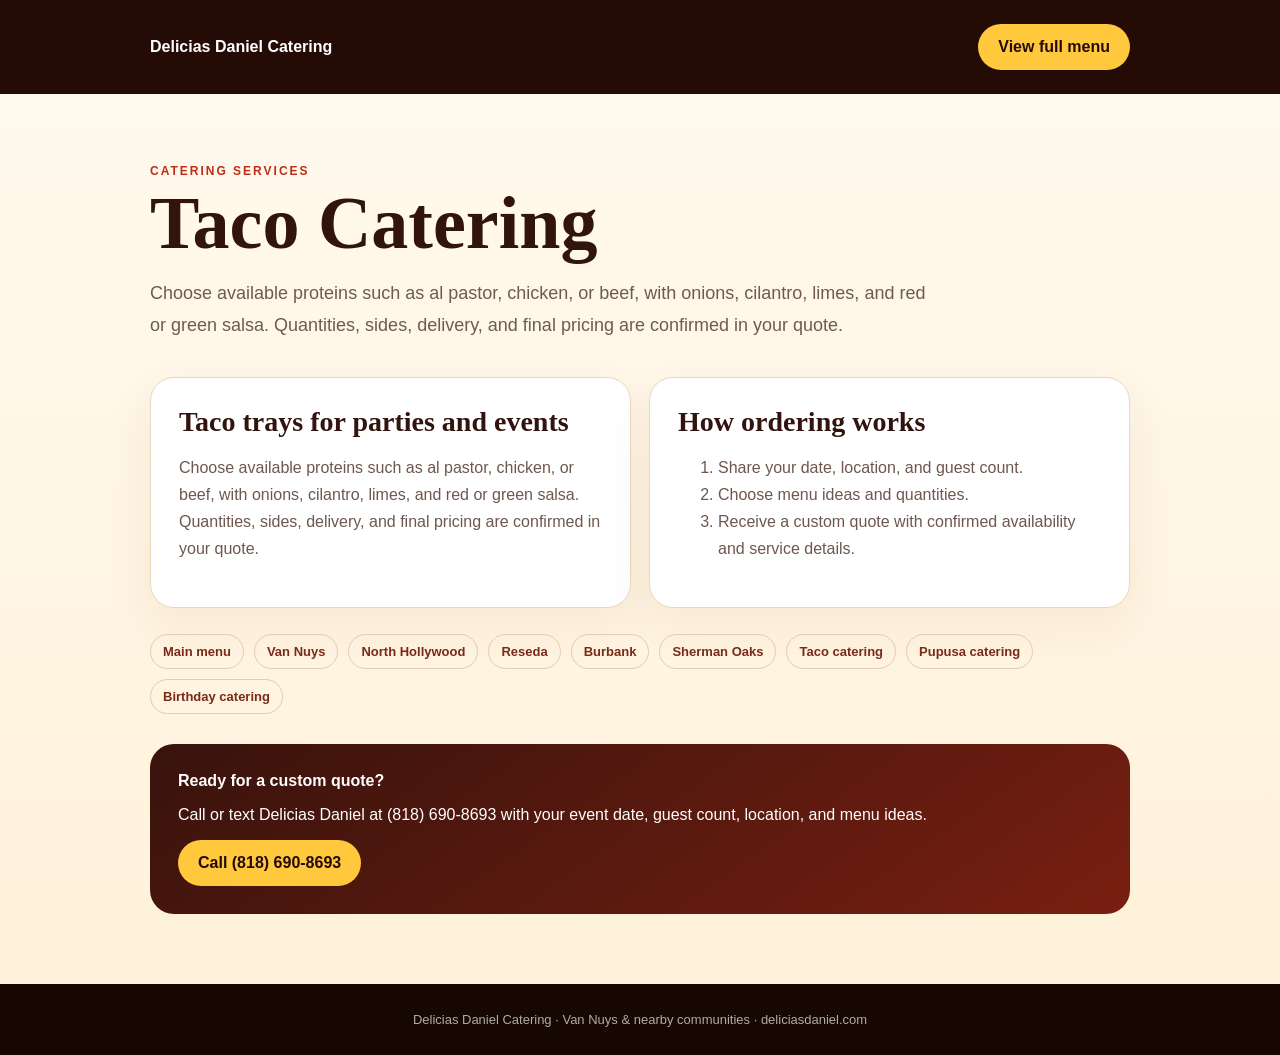
<file: services/taco-catering.html>
<!doctype html><html lang="en"><head><meta charset="utf-8"><meta name="viewport" content="width=device-width,initial-scale=1"><title>Taco Catering | Delicias Daniel Catering</title><meta name="description" content="Taco Catering from Delicias Daniel Catering in Van Nuys and nearby communities. Call (818) 690-8693 for a custom event quote."><link rel="canonical" href="https://deliciasdaniel.com/services/taco-catering.html"><style>
:root{--dark:#250b06;--red:#bd2d18;--gold:#ffc83d;--cream:#fff7e8;--ink:#30140d}
*{box-sizing:border-box}body{margin:0;background:linear-gradient(180deg,#fffaf0,#fff1d8);color:var(--ink);font-family:Arial,sans-serif}.wrap{width:min(980px,calc(100% - 36px));margin:auto}header{padding:24px 0;background:var(--dark);color:white}header .wrap{display:flex;justify-content:space-between;align-items:center;gap:20px}header a,.cta{display:inline-flex;align-items:center;justify-content:center;padding:14px 20px;border-radius:999px;background:var(--gold);color:var(--dark);font-weight:900;text-decoration:none}main{padding:70px 0}.eyebrow{color:var(--red);font-size:12px;font-weight:900;letter-spacing:2px;text-transform:uppercase}h1{margin:10px 0 18px;font-family:Georgia,serif;font-size:clamp(42px,8vw,74px);line-height:.96}.lead{max-width:780px;color:#705a52;line-height:1.8;font-size:18px}.grid{display:grid;grid-template-columns:repeat(2,1fr);gap:18px;margin-top:35px}.card{padding:28px;background:white;border:1px solid #ead7bd;border-radius:24px;box-shadow:0 18px 50px #6b2c1011}.card h2{margin:0 0 10px;font-family:Georgia,serif;font-size:28px}.card p,.card li{color:#6d574e;line-height:1.7}.links{display:flex;flex-wrap:wrap;gap:10px;margin-top:26px}.links a{padding:9px 12px;border:1px solid #e0cdb5;border-radius:999px;color:#7a2a19;text-decoration:none;font-weight:800;font-size:13px}.notice{margin-top:30px;padding:28px;border-radius:24px;color:white;background:linear-gradient(145deg,#38130c,#781f11)}footer{padding:28px 0;color:#ffffffa8;background:#170703;text-align:center;font-size:13px}@media(max-width:700px){.grid{grid-template-columns:1fr}header .wrap{align-items:flex-start;flex-direction:column}}
</style></head><body><header><div class="wrap"><strong>Delicias Daniel Catering</strong><a href="/">View full menu</a></div></header><main><div class="wrap"><div class="eyebrow">Catering services</div><h1>Taco Catering</h1><p class="lead">Choose available proteins such as al pastor, chicken, or beef, with onions, cilantro, limes, and red or green salsa. Quantities, sides, delivery, and final pricing are confirmed in your quote.</p><div class="grid"><section class="card"><h2>Taco trays for parties and events</h2><p>Choose available proteins such as al pastor, chicken, or beef, with onions, cilantro, limes, and red or green salsa. Quantities, sides, delivery, and final pricing are confirmed in your quote.</p></section><section class="card"><h2>How ordering works</h2><ol><li>Share your date, location, and guest count.</li><li>Choose menu ideas and quantities.</li><li>Receive a custom quote with confirmed availability and service details.</li></ol></section></div><div class="links"><a href="/">Main menu</a><a href="/areas/van-nuys-catering.html">Van Nuys</a><a href="/areas/north-hollywood-catering.html">North Hollywood</a><a href="/areas/reseda-catering.html">Reseda</a><a href="/areas/burbank-catering.html">Burbank</a><a href="/areas/sherman-oaks-catering.html">Sherman Oaks</a><a href="/services/taco-catering.html">Taco catering</a><a href="/services/pupusa-catering.html">Pupusa catering</a><a href="/services/birthday-catering.html">Birthday catering</a></div><div class="notice"><strong>Ready for a custom quote?</strong><p>Call or text Delicias Daniel at (818) 690-8693 with your event date, guest count, location, and menu ideas.</p><a class="cta" href="tel:+18186908693">Call (818) 690-8693</a></div></div></main><footer>Delicias Daniel Catering · Van Nuys & nearby communities · deliciasdaniel.com</footer></body></html>
</file>
